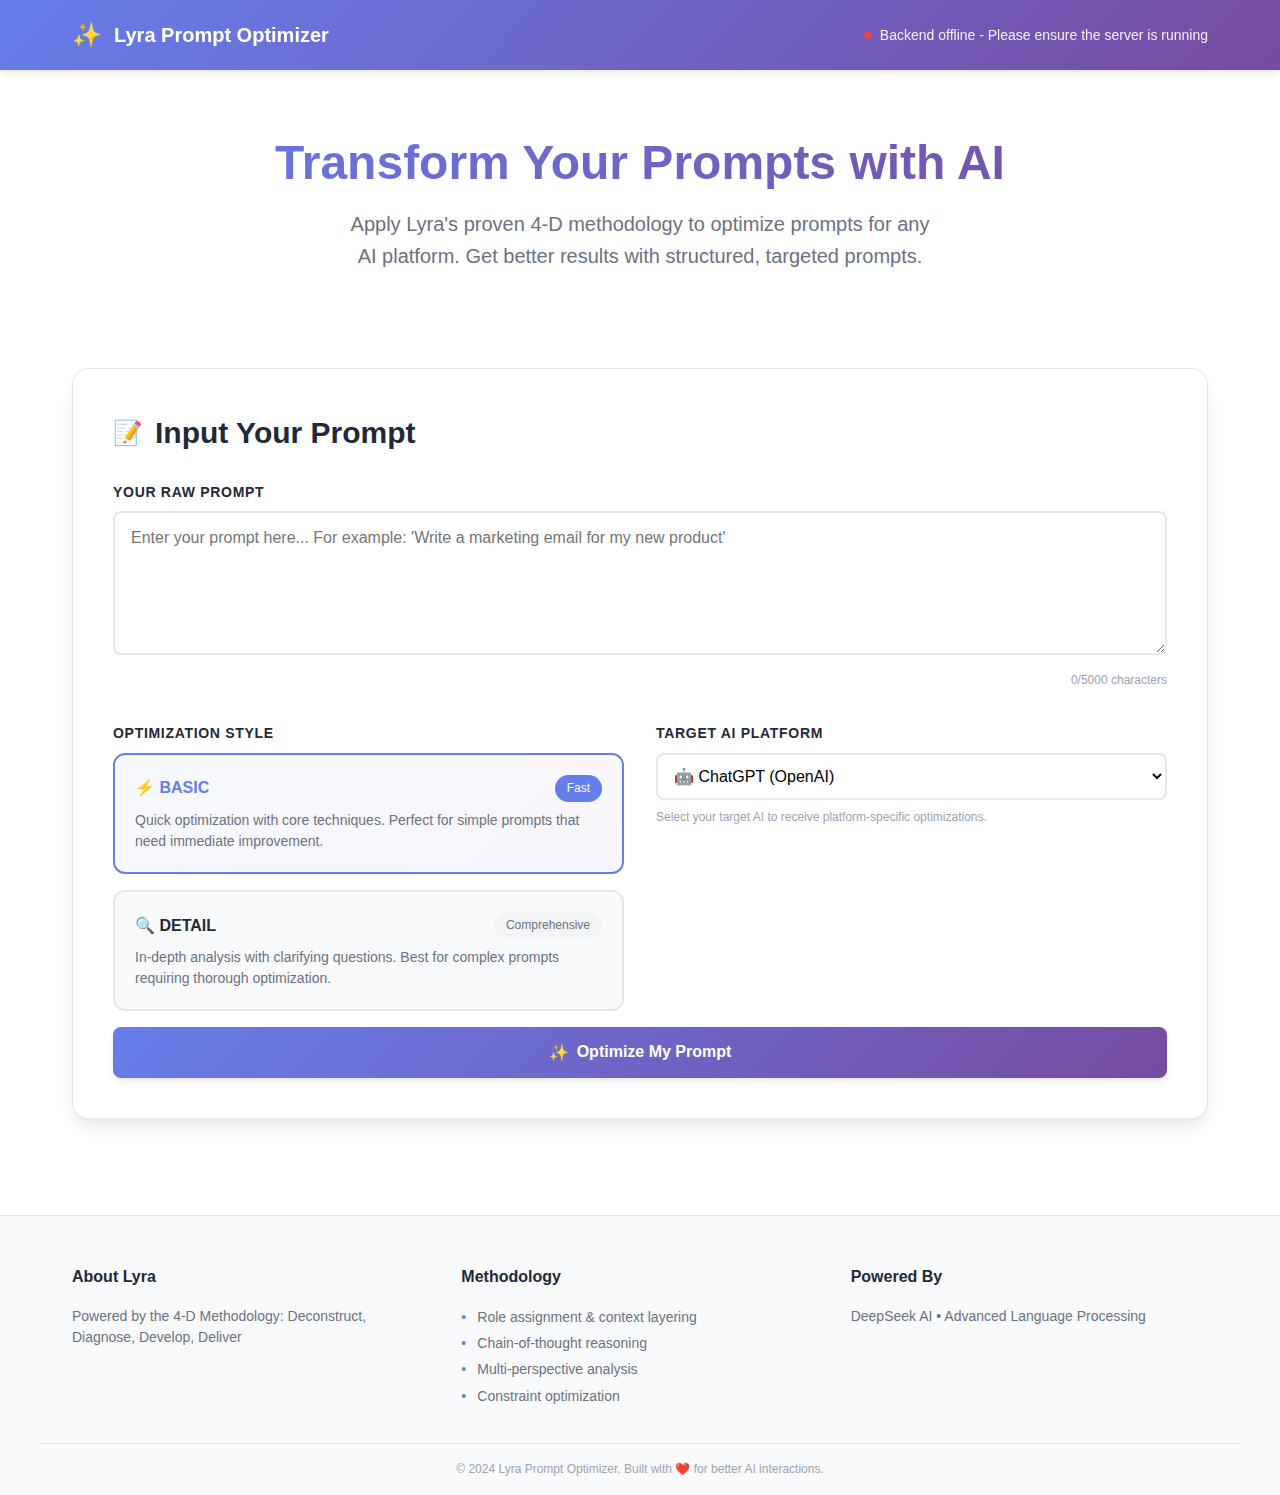
<file: frontend/webapp/index.html>
<!DOCTYPE html>
<html lang="en">
<head>
    <meta charset="UTF-8">
    <meta name="viewport" content="width=device-width, initial-scale=1.0">
    <title>Lyra Prompt Optimizer</title>
    <link rel="stylesheet" href="styles.css">
    <link rel="icon" href="data:image/svg+xml,<svg xmlns='http://www.w3.org/2000/svg' viewBox='0 0 100 100'><text y='.9em' font-size='90'>✨</text></svg>">
</head>
<body>
    <div class="container">
        <!-- Navigation -->
        <nav class="navbar">
            <div class="nav-content">
                <div class="logo">
                    <span class="logo-icon">✨</span>
                    <span class="logo-text">Lyra Prompt Optimizer</span>
                </div>
                <div class="nav-status">
                    <span class="status-dot" id="statusDot"></span>
                    <span id="statusText">Initializing...</span>
                </div>
            </div>
        </nav>

        <!-- Main Content -->
        <main class="main-content">
            <div class="content-wrapper">
                <!-- Hero Section -->
                <section class="hero">
                    <h1 class="hero-title">Transform Your Prompts with AI</h1>
                    <p class="hero-subtitle">
                        Apply Lyra's proven 4-D methodology to optimize prompts for any AI platform.
                        Get better results with structured, targeted prompts.
                    </p>
                </section>

                <!-- Input Form -->
                <section class="form-section">
                    <div class="form-container">
                        <h2 class="section-title">
                            <span class="title-icon">📝</span>
                            Input Your Prompt
                        </h2>

                        <div class="form-group">
                            <label for="rawPrompt" class="label">Your Raw Prompt</label>
                            <textarea 
                                id="rawPrompt" 
                                class="textarea" 
                                placeholder="Enter your prompt here... For example: 'Write a marketing email for my new product'"
                                rows="6"
                                maxlength="5000"
                            ></textarea>
                            <div class="char-counter">
                                <span id="charCount">0</span>/5000 characters
                            </div>
                        </div>

                        <div class="options-container">
                            <div class="option-group">
                                <label class="label">Optimization Style</label>
                                <div class="radio-grid">
                                    <label class="radio-card">
                                        <input type="radio" name="promptStyle" value="BASIC" checked>
                                        <div class="radio-content">
                                            <div class="radio-header">
                                                <span class="radio-title">⚡ BASIC</span>
                                                <span class="radio-badge">Fast</span>
                                            </div>
                                            <p class="radio-description">
                                                Quick optimization with core techniques. Perfect for simple prompts that need immediate improvement.
                                            </p>
                                        </div>
                                    </label>
                                    
                                    <label class="radio-card">
                                        <input type="radio" name="promptStyle" value="DETAIL">
                                        <div class="radio-content">
                                            <div class="radio-header">
                                                <span class="radio-title">🔍 DETAIL</span>
                                                <span class="radio-badge">Comprehensive</span>
                                            </div>
                                            <p class="radio-description">
                                                In-depth analysis with clarifying questions. Best for complex prompts requiring thorough optimization.
                                            </p>
                                        </div>
                                    </label>
                                </div>
                            </div>

                            <div class="option-group">
                                <label for="targetAI" class="label">Target AI Platform</label>
                                <select id="targetAI" class="select">
                                    <option value="ChatGPT">🤖 ChatGPT (OpenAI)</option>
                                    <option value="Claude">🧠 Claude (Anthropic)</option>
                                    <option value="Gemini">💎 Gemini (Google)</option>
                                    <option value="Other">🔧 Other AI Platform</option>
                                </select>
                                <p class="help-text">
                                    Select your target AI to receive platform-specific optimizations.
                                </p>
                            </div>
                        </div>

                        <button id="optimizeBtn" class="btn btn-primary btn-large">
                            <span class="btn-content">
                                <span class="btn-icon">✨</span>
                                <span class="btn-text">Optimize My Prompt</span>
                            </span>
                            <span class="btn-loader" style="display: none;">
                                <div class="spinner"></div>
                                <span>Processing with Lyra's 4-D Methodology...</span>
                            </span>
                        </button>
                    </div>
                </section>

                <!-- Results Section -->
                <section class="results-section" id="resultsSection" style="display: none;">
                    <div class="results-container">
                        <h2 class="section-title">
                            <span class="title-icon">✨</span>
                            Optimized Result
                        </h2>

                        <div class="result-card main-result">
                            <div class="result-header">
                                <h3>Your Optimized Prompt</h3>
                                <div class="result-actions">
                                    <button id="copyBtn" class="btn btn-secondary btn-small">
                                        <span class="btn-icon">📋</span>
                                        Copy
                                    </button>
                                    <button id="newOptimizationBtn" class="btn btn-outline btn-small">
                                        <span class="btn-icon">🔄</span>
                                        New Optimization
                                    </button>
                                </div>
                            </div>
                            <div class="prompt-display">
                                <div id="optimizedPrompt" class="prompt-text"></div>
                            </div>
                        </div>

                        <div class="insights-grid">
                            <div class="insight-card" id="improvementsCard" style="display: none;">
                                <h4 class="insight-title">
                                    <span class="insight-icon">🚀</span>
                                    Key Improvements
                                </h4>
                                <ul id="improvementsList" class="improvements-list"></ul>
                            </div>

                            <div class="insight-card" id="techniquesCard" style="display: none;">
                                <h4 class="insight-title">
                                    <span class="insight-icon">🛠️</span>
                                    Techniques Applied
                                </h4>
                                <div id="techniquesList" class="techniques-content"></div>
                            </div>

                            <div class="insight-card pro-tip-card" id="proTipCard" style="display: none;">
                                <h4 class="insight-title">
                                    <span class="insight-icon">💡</span>
                                    Pro Tip
                                </h4>
                                <p id="proTipText" class="pro-tip-text"></p>
                            </div>
                        </div>
                    </div>
                </section>

                <!-- Error Section -->
                <section class="error-section" id="errorSection" style="display: none;">
                    <div class="error-container">
                        <div class="error-content">
                            <div class="error-icon">⚠️</div>
                            <h3 class="error-title">Optimization Failed</h3>
                            <p id="errorMessage" class="error-message"></p>
                            <div class="error-actions">
                                <button id="retryBtn" class="btn btn-primary">
                                    <span class="btn-icon">🔄</span>
                                    Try Again
                                </button>
                                <button id="resetBtn" class="btn btn-outline">
                                    <span class="btn-icon">📝</span>
                                    Start Over
                                </button>
                            </div>
                        </div>
                    </div>
                </section>
            </div>
        </main>

        <!-- Footer -->
        <footer class="footer">
            <div class="footer-content">
                <div class="footer-section">
                    <h4>About Lyra</h4>
                    <p>Powered by the 4-D Methodology: Deconstruct, Diagnose, Develop, Deliver</p>
                </div>
                <div class="footer-section">
                    <h4>Methodology</h4>
                    <ul>
                        <li>Role assignment & context layering</li>
                        <li>Chain-of-thought reasoning</li>
                        <li>Multi-perspective analysis</li>
                        <li>Constraint optimization</li>
                    </ul>
                </div>
                <div class="footer-section">
                    <h4>Powered By</h4>
                    <p>DeepSeek AI • Advanced Language Processing</p>
                </div>
            </div>
            <div class="footer-bottom">
                <p>&copy; 2024 Lyra Prompt Optimizer. Built with ❤️ for better AI interactions.</p>
            </div>
        </footer>
    </div>

    <script src="script.js"></script>
</body>
</html>
</file>
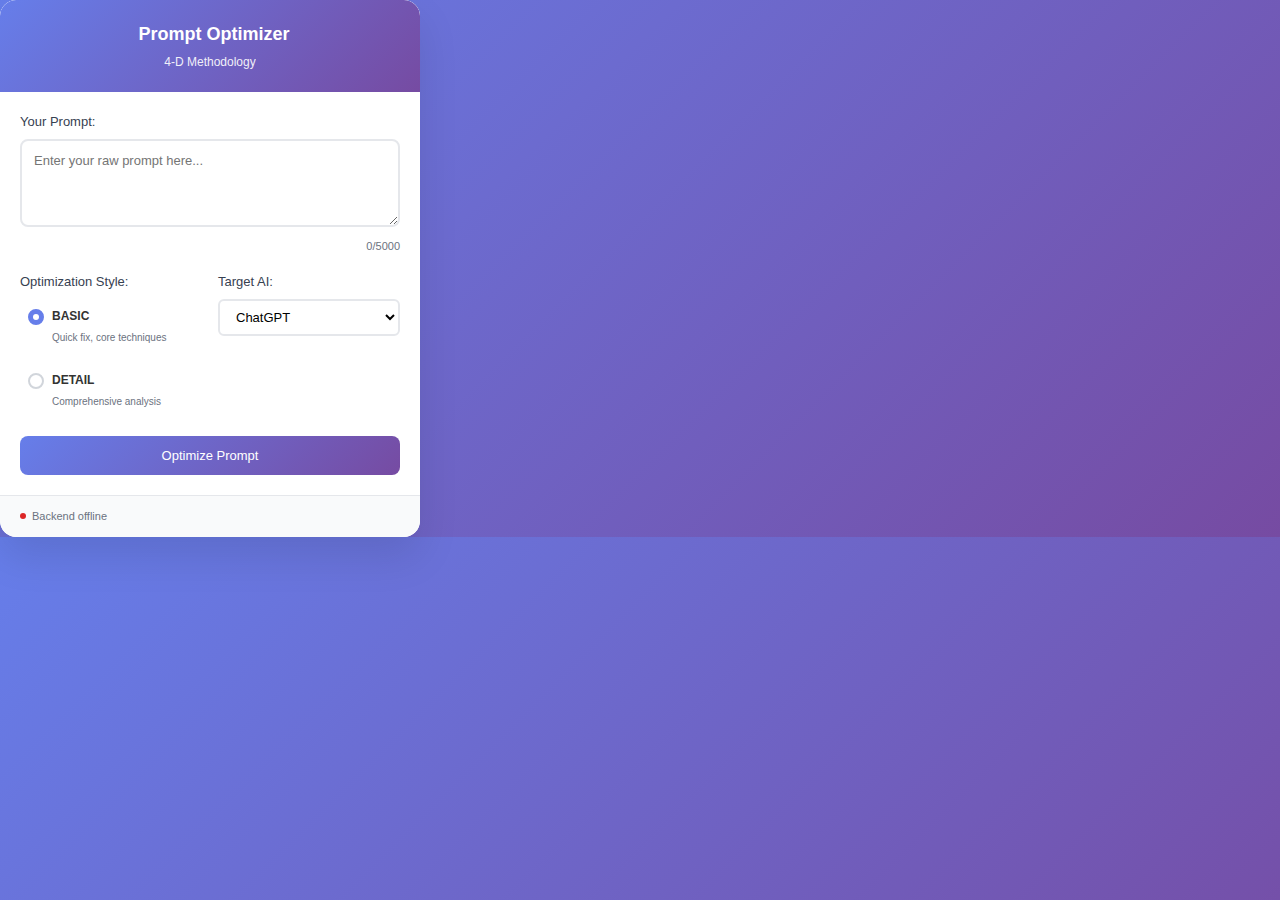
<file: frontend/extension/popup.html>
<!DOCTYPE html>
<html lang="en">
<head>
    <meta charset="UTF-8">
    <meta name="viewport" content="width=device-width, initial-scale=1.0">
    <title>Lyra Prompt Optimizer</title>
    <link rel="stylesheet" href="styles.css">
</head>
<body>
    <div class="container">
        <!-- Header -->
        <header class="header">
            <h1 class="title">
                <span class="logo"></span>
                Prompt Optimizer
            </h1>
            <p class="subtitle">4-D Methodology</p>
        </header>

        <!-- Input Section -->
        <section class="input-section">
            <div class="form-group">
                <label for="rawPrompt" class="label">Your Prompt:</label>
                <textarea 
                    id="rawPrompt" 
                    class="textarea" 
                    placeholder="Enter your raw prompt here..."
                    rows="4"
                    maxlength="5000"
                ></textarea>
                <div class="char-counter">
                    <span id="charCount">0</span>/5000
                </div>
            </div>

            <div class="options-grid">
                <div class="form-group">
                    <label class="label">Optimization Style:</label>
                    <div class="radio-group">
                        <label class="radio-label">
                            <input type="radio" name="promptStyle" value="BASIC" checked>
                            <span class="radio-custom"></span>
                            <div class="radio-content">
                                <strong>BASIC</strong>
                                <small>Quick fix, core techniques</small>
                            </div>
                        </label>
                        <label class="radio-label">
                            <input type="radio" name="promptStyle" value="DETAIL">
                            <span class="radio-custom"></span>
                            <div class="radio-content">
                                <strong>DETAIL</strong>
                                <small>Comprehensive analysis</small>
                            </div>
                        </label>
                    </div>
                </div>

                <div class="form-group">
                    <label for="targetAI" class="label">Target AI:</label>
                    <select id="targetAI" class="select">
                        <option value="ChatGPT">ChatGPT</option>
                        <option value="Claude">Claude</option>
                        <option value="Gemini">Gemini</option>
                        <option value="Other">Other</option>
                    </select>
                </div>
            </div>

            <button id="optimizeBtn" class="btn btn-primary">
                <span class="btn-text">Optimize Prompt</span>
                <span class="btn-loader" style="display: none;">
                    <div class="spinner"></div>
                    Optimizing...
                </span>
            </button>
        </section>

        <!-- Output Section -->
        <section class="output-section" id="outputSection" style="display: none;">
            <h3 class="section-title">✨ Optimized Result</h3>
            
            <div class="result-content">
                <div class="optimized-prompt">
                    <h4>Your Optimized Prompt:</h4>
                    <div id="optimizedPrompt" class="prompt-text"></div>
                    <button id="copyBtn" class="btn btn-secondary btn-small">
                        📋 Copy
                    </button>
                </div>

                <div class="improvements" id="improvements" style="display: none;">
                    <h4>Key Improvements:</h4>
                    <ul id="improvementsList"></ul>
                </div>

                <div class="techniques" id="techniques" style="display: none;">
                    <h4>Techniques Applied:</h4>
                    <div id="techniquesList"></div>
                </div>

                <div class="pro-tip" id="proTip" style="display: none;">
                    <h4>💡 Pro Tip:</h4>
                    <p id="proTipText"></p>
                </div>
            </div>
        </section>

        <!-- Error Section -->
        <section class="error-section" id="errorSection" style="display: none;">
            <div class="error-content">
                <h3>⚠️ Error</h3>
                <p id="errorMessage"></p>
                <button id="retryBtn" class="btn btn-secondary">Try Again</button>
            </div>
        </section>

        <!-- Footer -->
        <footer class="footer">
            <div class="status-indicator">
                <span class="status-dot" id="statusDot"></span>
                <span id="statusText">Ready</span>
            </div>
        </footer>
    </div>

    <script src="popup.js"></script>
</body>
</html>
</file>
<file: frontend/webapp/styles.css>
/* Lyra Prompt Optimizer Web App Styles */

:root {
    --primary-gradient: linear-gradient(135deg, #667eea 0%, #764ba2 100%);
    --primary-color: #667eea;
    --primary-dark: #5a67d8;
    --secondary-color: #764ba2;
    --accent-color: #f093fb;
    --success-color: #10b981;
    --warning-color: #f59e0b;
    --error-color: #ef4444;
    --text-primary: #1f2937;
    --text-secondary: #6b7280;
    --text-muted: #9ca3af;
    --background: #ffffff;
    --background-secondary: #f9fafb;
    --background-tertiary: #f3f4f6;
    --border-light: #e5e7eb;
    --border-medium: #d1d5db;
    --shadow-sm: 0 1px 2px 0 rgba(0, 0, 0, 0.05);
    --shadow-md: 0 4px 6px -1px rgba(0, 0, 0, 0.1);
    --shadow-lg: 0 10px 15px -3px rgba(0, 0, 0, 0.1);
    --shadow-xl: 0 20px 25px -5px rgba(0, 0, 0, 0.1);
    --radius-sm: 6px;
    --radius-md: 8px;
    --radius-lg: 12px;
    --radius-xl: 16px;
}

* {
    margin: 0;
    padding: 0;
    box-sizing: border-box;
}

body {
    font-family: -apple-system, BlinkMacSystemFont, 'Segoe UI', Roboto, 'Helvetica Neue', Arial, sans-serif;
    line-height: 1.6;
    color: var(--text-primary);
    background: var(--background);
    overflow-x: hidden;
}

.container {
    min-height: 100vh;
    display: flex;
    flex-direction: column;
}

/* Navigation */
.navbar {
    background: var(--primary-gradient);
    color: white;
    padding: 1rem 0;
    box-shadow: var(--shadow-md);
    position: sticky;
    top: 0;
    z-index: 100;
}

.nav-content {
    max-width: 1200px;
    margin: 0 auto;
    padding: 0 2rem;
    display: flex;
    justify-content: space-between;
    align-items: center;
}

.logo {
    display: flex;
    align-items: center;
    gap: 0.75rem;
    font-weight: 700;
    font-size: 1.25rem;
}

.logo-icon {
    font-size: 1.5rem;
}

.nav-status {
    display: flex;
    align-items: center;
    gap: 0.5rem;
    font-size: 0.875rem;
    opacity: 0.9;
}

.status-dot {
    width: 8px;
    height: 8px;
    border-radius: 50%;
    background: var(--success-color);
}

.status-dot.loading {
    background: var(--warning-color);
    animation: pulse 1.5s ease-in-out infinite;
}

.status-dot.error {
    background: var(--error-color);
}

/* Main Content */
.main-content {
    flex: 1;
    padding: 2rem 0;
}

.content-wrapper {
    max-width: 1200px;
    margin: 0 auto;
    padding: 0 2rem;
}

/* Hero Section */
.hero {
    text-align: center;
    margin-bottom: 4rem;
    padding: 2rem 0;
}

.hero-title {
    font-size: 3rem;
    font-weight: 800;
    margin-bottom: 1rem;
    background: var(--primary-gradient);
    -webkit-background-clip: text;
    -webkit-text-fill-color: transparent;
    background-clip: text;
    line-height: 1.2;
}

.hero-subtitle {
    font-size: 1.25rem;
    color: var(--text-secondary);
    max-width: 600px;
    margin: 0 auto;
    line-height: 1.6;
}

/* Section Titles */
.section-title {
    font-size: 1.875rem;
    font-weight: 700;
    margin-bottom: 1.5rem;
    display: flex;
    align-items: center;
    gap: 0.75rem;
    color: var(--text-primary);
}

.title-icon {
    font-size: 1.5rem;
}

/* Form Section */
.form-section {
    margin-bottom: 4rem;
}

.form-container {
    background: var(--background);
    border-radius: var(--radius-xl);
    box-shadow: var(--shadow-lg);
    padding: 2.5rem;
    border: 1px solid var(--border-light);
}

.form-group {
    margin-bottom: 2rem;
}

.label {
    display: block;
    font-weight: 600;
    margin-bottom: 0.5rem;
    color: var(--text-primary);
    font-size: 0.875rem;
    text-transform: uppercase;
    letter-spacing: 0.05em;
}

.textarea {
    width: 100%;
    padding: 1rem;
    border: 2px solid var(--border-light);
    border-radius: var(--radius-md);
    font-size: 1rem;
    font-family: inherit;
    resize: vertical;
    transition: all 0.2s ease;
    background: var(--background);
    min-height: 120px;
}

.textarea:focus {
    outline: none;
    border-color: var(--primary-color);
    box-shadow: 0 0 0 3px rgba(102, 126, 234, 0.1);
}

.char-counter {
    text-align: right;
    font-size: 0.75rem;
    color: var(--text-muted);
    margin-top: 0.5rem;
}

.options-container {
    display: grid;
    grid-template-columns: 1fr 1fr;
    gap: 2rem;
}

.option-group {
    display: flex;
    flex-direction: column;
}

/* Radio Cards */
.radio-grid {
    display: flex;
    flex-direction: column;
    gap: 1rem;
}

.radio-card {
    display: block;
    cursor: pointer;
    background: var(--background-secondary);
    border: 2px solid var(--border-light);
    border-radius: var(--radius-lg);
    padding: 1.25rem;
    transition: all 0.2s ease;
    position: relative;
}

.radio-card:hover {
    border-color: var(--primary-color);
    transform: translateY(-2px);
    box-shadow: var(--shadow-md);
}

.radio-card input[type="radio"] {
    position: absolute;
    opacity: 0;
    pointer-events: none;
}

.radio-card input[type="radio"]:checked + .radio-content {
    color: var(--primary-color);
}

.radio-card input[type="radio"]:checked + .radio-content .radio-badge {
    background: var(--primary-color);
    color: white;
}

.radio-card:has(input[type="radio"]:checked) {
    border-color: var(--primary-color);
    background: linear-gradient(135deg, rgba(102, 126, 234, 0.05) 0%, rgba(118, 75, 162, 0.05) 100%);
}

.radio-header {
    display: flex;
    justify-content: space-between;
    align-items: center;
    margin-bottom: 0.5rem;
}

.radio-title {
    font-weight: 600;
    font-size: 1rem;
}

.radio-badge {
    background: var(--background-tertiary);
    color: var(--text-secondary);
    padding: 0.25rem 0.75rem;
    border-radius: 999px;
    font-size: 0.75rem;
    font-weight: 500;
    transition: all 0.2s ease;
}

.radio-description {
    color: var(--text-secondary);
    font-size: 0.875rem;
    line-height: 1.5;
}

/* Select */
.select {
    width: 100%;
    padding: 0.75rem;
    border: 2px solid var(--border-light);
    border-radius: var(--radius-md);
    font-size: 1rem;
    background: var(--background);
    cursor: pointer;
    transition: all 0.2s ease;
}

.select:focus {
    outline: none;
    border-color: var(--primary-color);
    box-shadow: 0 0 0 3px rgba(102, 126, 234, 0.1);
}

.help-text {
    margin-top: 0.5rem;
    font-size: 0.75rem;
    color: var(--text-muted);
}

/* Buttons */
.btn {
    display: inline-flex;
    align-items: center;
    justify-content: center;
    gap: 0.5rem;
    padding: 0.75rem 1.5rem;
    border: none;
    border-radius: var(--radius-md);
    font-size: 0.875rem;
    font-weight: 600;
    cursor: pointer;
    transition: all 0.2s ease;
    text-decoration: none;
    position: relative;
    overflow: hidden;
}

.btn-primary {
    background: var(--primary-gradient);
    color: white;
    box-shadow: var(--shadow-md);
}

.btn-primary:hover:not(:disabled) {
    transform: translateY(-2px);
    box-shadow: var(--shadow-lg);
}

.btn-primary:disabled {
    opacity: 0.6;
    cursor: not-allowed;
    transform: none;
}

.btn-secondary {
    background: var(--background-secondary);
    color: var(--text-primary);
    border: 1px solid var(--border-medium);
}

.btn-secondary:hover {
    background: var(--background-tertiary);
    border-color: var(--border-medium);
}

.btn-outline {
    background: transparent;
    color: var(--text-secondary);
    border: 1px solid var(--border-medium);
}

.btn-outline:hover {
    background: var(--background-secondary);
    border-color: var(--primary-color);
    color: var(--primary-color);
}

.btn-large {
    padding: 1rem 2rem;
    font-size: 1rem;
    width: 100%;
    margin-top: 1rem;
}

.btn-small {
    padding: 0.5rem 1rem;
    font-size: 0.75rem;
}

.btn-content {
    display: flex;
    align-items: center;
    gap: 0.5rem;
}

.btn-loader {
    display: flex;
    align-items: center;
    gap: 0.75rem;
}

.spinner {
    width: 16px;
    height: 16px;
    border: 2px solid rgba(255, 255, 255, 0.3);
    border-radius: 50%;
    border-top-color: white;
    animation: spin 1s linear infinite;
}

/* Results Section */
.results-section {
    margin-bottom: 4rem;
}

.results-container {
    background: var(--background);
    border-radius: var(--radius-xl);
    box-shadow: var(--shadow-lg);
    padding: 2.5rem;
    border: 1px solid var(--border-light);
}

.result-card {
    background: var(--background-secondary);
    border-radius: var(--radius-lg);
    padding: 1.5rem;
    margin-bottom: 2rem;
}

.main-result {
    border: 2px solid var(--primary-color);
    background: linear-gradient(135deg, rgba(102, 126, 234, 0.05) 0%, rgba(118, 75, 162, 0.05) 100%);
}

.result-header {
    display: flex;
    justify-content: space-between;
    align-items: center;
    margin-bottom: 1rem;
}

.result-header h3 {
    color: var(--text-primary);
    font-weight: 600;
    font-size: 1.125rem;
}

.result-actions {
    display: flex;
    gap: 0.5rem;
}

.prompt-display {
    background: var(--background);
    border-radius: var(--radius-md);
    padding: 1.5rem;
    border: 1px solid var(--border-light);
}

.prompt-text {
    font-size: 0.875rem;
    line-height: 1.6;
    white-space: pre-wrap;
    word-wrap: break-word;
    color: var(--text-primary);
    font-family: 'SF Mono', Monaco, 'Cascadia Code', 'Roboto Mono', Consolas, 'Courier New', monospace;
}

/* Insights Grid */
.insights-grid {
    display: grid;
    grid-template-columns: repeat(auto-fit, minmax(300px, 1fr));
    gap: 1.5rem;
}

.insight-card {
    background: var(--background-secondary);
    border-radius: var(--radius-lg);
    padding: 1.5rem;
    border: 1px solid var(--border-light);
}

.pro-tip-card {
    background: linear-gradient(135deg, rgba(245, 147, 251, 0.1) 0%, rgba(102, 126, 234, 0.1) 100%);
    border-color: var(--accent-color);
}

.insight-title {
    display: flex;
    align-items: center;
    gap: 0.5rem;
    font-weight: 600;
    margin-bottom: 1rem;
    color: var(--text-primary);
    font-size: 1rem;
}

.insight-icon {
    font-size: 1.25rem;
}

.improvements-list {
    list-style: none;
}

.improvements-list li {
    position: relative;
    padding-left: 1.5rem;
    margin-bottom: 0.5rem;
    color: var(--text-secondary);
    font-size: 0.875rem;
    line-height: 1.5;
}

.improvements-list li::before {
    content: '✓';
    position: absolute;
    left: 0;
    color: var(--success-color);
    font-weight: bold;
}

.techniques-content {
    color: var(--text-secondary);
    font-size: 0.875rem;
    line-height: 1.5;
}

.pro-tip-text {
    color: var(--text-secondary);
    font-size: 0.875rem;
    line-height: 1.6;
    font-style: italic;
}

/* Error Section */
.error-section {
    margin-bottom: 4rem;
}

.error-container {
    max-width: 600px;
    margin: 0 auto;
}

.error-content {
    background: var(--background);
    border-radius: var(--radius-xl);
    padding: 3rem;
    text-align: center;
    border: 2px solid var(--error-color);
    box-shadow: var(--shadow-lg);
}

.error-icon {
    font-size: 3rem;
    margin-bottom: 1rem;
}

.error-title {
    color: var(--error-color);
    font-size: 1.5rem;
    font-weight: 700;
    margin-bottom: 1rem;
}

.error-message {
    color: var(--text-secondary);
    margin-bottom: 2rem;
    line-height: 1.6;
}

.error-actions {
    display: flex;
    gap: 1rem;
    justify-content: center;
}

/* Footer */
.footer {
    background: var(--background-secondary);
    border-top: 1px solid var(--border-light);
    padding: 3rem 0 1rem;
    margin-top: auto;
}

.footer-content {
    max-width: 1200px;
    margin: 0 auto;
    padding: 0 2rem;
    display: grid;
    grid-template-columns: repeat(auto-fit, minmax(250px, 1fr));
    gap: 2rem;
}

.footer-section h4 {
    font-weight: 600;
    margin-bottom: 1rem;
    color: var(--text-primary);
}

.footer-section p {
    color: var(--text-secondary);
    font-size: 0.875rem;
    line-height: 1.5;
}

.footer-section ul {
    list-style: none;
}

.footer-section li {
    color: var(--text-secondary);
    font-size: 0.875rem;
    margin-bottom: 0.25rem;
    position: relative;
    padding-left: 1rem;
}

.footer-section li::before {
    content: '•';
    position: absolute;
    left: 0;
    color: var(--primary-color);
}

.footer-bottom {
    max-width: 1200px;
    margin: 2rem auto 0;
    padding: 1rem 2rem 0;
    border-top: 1px solid var(--border-light);
    text-align: center;
    color: var(--text-muted);
    font-size: 0.75rem;
}

/* Animations */
@keyframes spin {
    to { transform: rotate(360deg); }
}

@keyframes pulse {
    0%, 100% { opacity: 1; }
    50% { opacity: 0.5; }
}

/* Responsive Design */
@media (max-width: 768px) {
    .nav-content {
        padding: 0 1rem;
    }
    
    .content-wrapper {
        padding: 0 1rem;
    }
    
    .hero-title {
        font-size: 2rem;
    }
    
    .hero-subtitle {
        font-size: 1rem;
    }
    
    .form-container,
    .results-container {
        padding: 1.5rem;
    }
    
    .options-container {
        grid-template-columns: 1fr;
        gap: 1.5rem;
    }
    
    .error-actions {
        flex-direction: column;
    }
    
    .footer-content {
        grid-template-columns: 1fr;
        text-align: center;
    }
}

@media (max-width: 480px) {
    .hero {
        padding: 1rem 0;
        margin-bottom: 2rem;
    }
    
    .form-container,
    .results-container {
        padding: 1rem;
    }
    
    .insights-grid {
        grid-template-columns: 1fr;
    }
}
</file>
<file: frontend/extension/styles.css>
/* Lyra Prompt Optimizer Extension Styles */

* {
    margin: 0;
    padding: 0;
    box-sizing: border-box;
}

body {
    font-family: -apple-system, BlinkMacSystemFont, 'Segoe UI', Roboto, sans-serif;
    background: linear-gradient(135deg, #667eea 0%, #764ba2 100%);
    color: #333;
    line-height: 1.6;
    overflow-x: hidden;
}

.container {
    width: 420px;
    max-height: 600px;
    background: #ffffff;
    border-radius: 16px;
    box-shadow: 0 20px 40px rgba(0,0,0,0.1);
    overflow-y: auto;
    position: relative;
}

/* Header */
.header {
    background: linear-gradient(135deg, #667eea 0%, #764ba2 100%);
    color: white;
    padding: 20px;
    text-align: center;
    border-radius: 16px 16px 0 0;
}

.title {
    font-size: 18px;
    font-weight: 600;
    margin-bottom: 4px;
    display: flex;
    align-items: center;
    justify-content: center;
    gap: 8px;
}

.logo {
    font-size: 20px;
}

.subtitle {
    font-size: 12px;
    opacity: 0.9;
}

/* Form Sections */
.input-section, .output-section, .error-section {
    padding: 20px;
}

.form-group {
    margin-bottom: 16px;
}

.label {
    display: block;
    font-weight: 500;
    margin-bottom: 6px;
    color: #374151;
    font-size: 13px;
}

.textarea {
    width: 100%;
    padding: 12px;
    border: 2px solid #e5e7eb;
    border-radius: 8px;
    font-size: 13px;
    font-family: inherit;
    resize: vertical;
    transition: border-color 0.2s ease;
}

.textarea:focus {
    outline: none;
    border-color: #667eea;
    box-shadow: 0 0 0 3px rgba(102, 126, 234, 0.1);
}

.char-counter {
    text-align: right;
    font-size: 11px;
    color: #6b7280;
    margin-top: 4px;
}

.options-grid {
    display: grid;
    grid-template-columns: 1fr 1fr;
    gap: 16px;
}

/* Radio Buttons */
.radio-group {
    display: flex;
    flex-direction: column;
    gap: 8px;
}

.radio-label {
    display: flex;
    align-items: flex-start;
    gap: 8px;
    cursor: pointer;
    padding: 8px;
    border-radius: 6px;
    transition: background-color 0.2s ease;
}

.radio-label:hover {
    background-color: #f9fafb;
}

.radio-custom {
    width: 16px;
    height: 16px;
    border: 2px solid #d1d5db;
    border-radius: 50%;
    position: relative;
    flex-shrink: 0;
    margin-top: 2px;
}

input[type="radio"] {
    display: none;
}

input[type="radio"]:checked + .radio-custom {
    border-color: #667eea;
    background-color: #667eea;
}

input[type="radio"]:checked + .radio-custom::after {
    content: '';
    position: absolute;
    top: 50%;
    left: 50%;
    transform: translate(-50%, -50%);
    width: 6px;
    height: 6px;
    background-color: white;
    border-radius: 50%;
}

.radio-content {
    font-size: 12px;
}

.radio-content strong {
    display: block;
    margin-bottom: 2px;
}

.radio-content small {
    color: #6b7280;
}

/* Select */
.select {
    width: 100%;
    padding: 8px 12px;
    border: 2px solid #e5e7eb;
    border-radius: 6px;
    font-size: 13px;
    background-color: white;
    cursor: pointer;
    transition: border-color 0.2s ease;
}

.select:focus {
    outline: none;
    border-color: #667eea;
}

/* Buttons */
.btn {
    padding: 12px 24px;
    border: none;
    border-radius: 8px;
    font-size: 13px;
    font-weight: 500;
    cursor: pointer;
    transition: all 0.2s ease;
    display: flex;
    align-items: center;
    justify-content: center;
    gap: 8px;
    width: 100%;
}

.btn-primary {
    background: linear-gradient(135deg, #667eea 0%, #764ba2 100%);
    color: white;
}

.btn-primary:hover:not(:disabled) {
    transform: translateY(-1px);
    box-shadow: 0 8px 20px rgba(102, 126, 234, 0.3);
}

.btn-primary:disabled {
    opacity: 0.6;
    cursor: not-allowed;
}

.btn-secondary {
    background: #f3f4f6;
    color: #374151;
    border: 1px solid #d1d5db;
}

.btn-secondary:hover {
    background: #e5e7eb;
}

.btn-small {
    padding: 6px 12px;
    font-size: 11px;
    width: auto;
    margin-top: 8px;
}

/* Spinner */
.spinner {
    width: 14px;
    height: 14px;
    border: 2px solid rgba(255,255,255,0.3);
    border-radius: 50%;
    border-top-color: white;
    animation: spin 1s ease-in-out infinite;
}

@keyframes spin {
    to { transform: rotate(360deg); }
}

/* Output Section */
.section-title {
    color: #374151;
    margin-bottom: 16px;
    font-size: 16px;
    font-weight: 600;
}

.result-content > div {
    margin-bottom: 16px;
    padding: 12px;
    background: #f9fafb;
    border-radius: 8px;
    border-left: 4px solid #667eea;
}

.result-content h4 {
    font-size: 13px;
    font-weight: 600;
    color: #374151;
    margin-bottom: 8px;
}

.prompt-text {
    background: white;
    padding: 12px;
    border-radius: 6px;
    border: 1px solid #e5e7eb;
    font-size: 12px;
    line-height: 1.5;
    white-space: pre-wrap;
    word-wrap: break-word;
    max-height: 120px;
    overflow-y: auto;
}

.improvements ul {
    margin-left: 16px;
}

.improvements li {
    font-size: 12px;
    margin-bottom: 4px;
    color: #374151;
}

.techniques div {
    font-size: 12px;
    color: #374151;
}

.pro-tip p {
    font-size: 12px;
    color: #374151;
    font-style: italic;
}

/* Error Section */
.error-content {
    text-align: center;
    padding: 20px;
}

.error-content h3 {
    color: #dc2626;
    margin-bottom: 12px;
    font-size: 16px;
}

.error-content p {
    color: #6b7280;
    margin-bottom: 16px;
    font-size: 13px;
}

/* Footer */
.footer {
    padding: 12px 20px;
    border-top: 1px solid #e5e7eb;
    background: #f9fafb;
    border-radius: 0 0 16px 16px;
}

.status-indicator {
    display: flex;
    align-items: center;
    gap: 6px;
    font-size: 11px;
    color: #6b7280;
}

.status-dot {
    width: 6px;
    height: 6px;
    border-radius: 50%;
    background: #10b981;
}

.status-dot.error {
    background: #dc2626;
}

.status-dot.loading {
    background: #f59e0b;
    animation: pulse 1.5s ease-in-out infinite;
}

@keyframes pulse {
    0%, 100% { opacity: 1; }
    50% { opacity: 0.5; }
}

/* Scrollbar */
.container::-webkit-scrollbar {
    width: 4px;
}

.container::-webkit-scrollbar-track {
    background: transparent;
}

.container::-webkit-scrollbar-thumb {
    background: #d1d5db;
    border-radius: 4px;
}

.container::-webkit-scrollbar-thumb:hover {
    background: #9ca3af;
}
</file>
